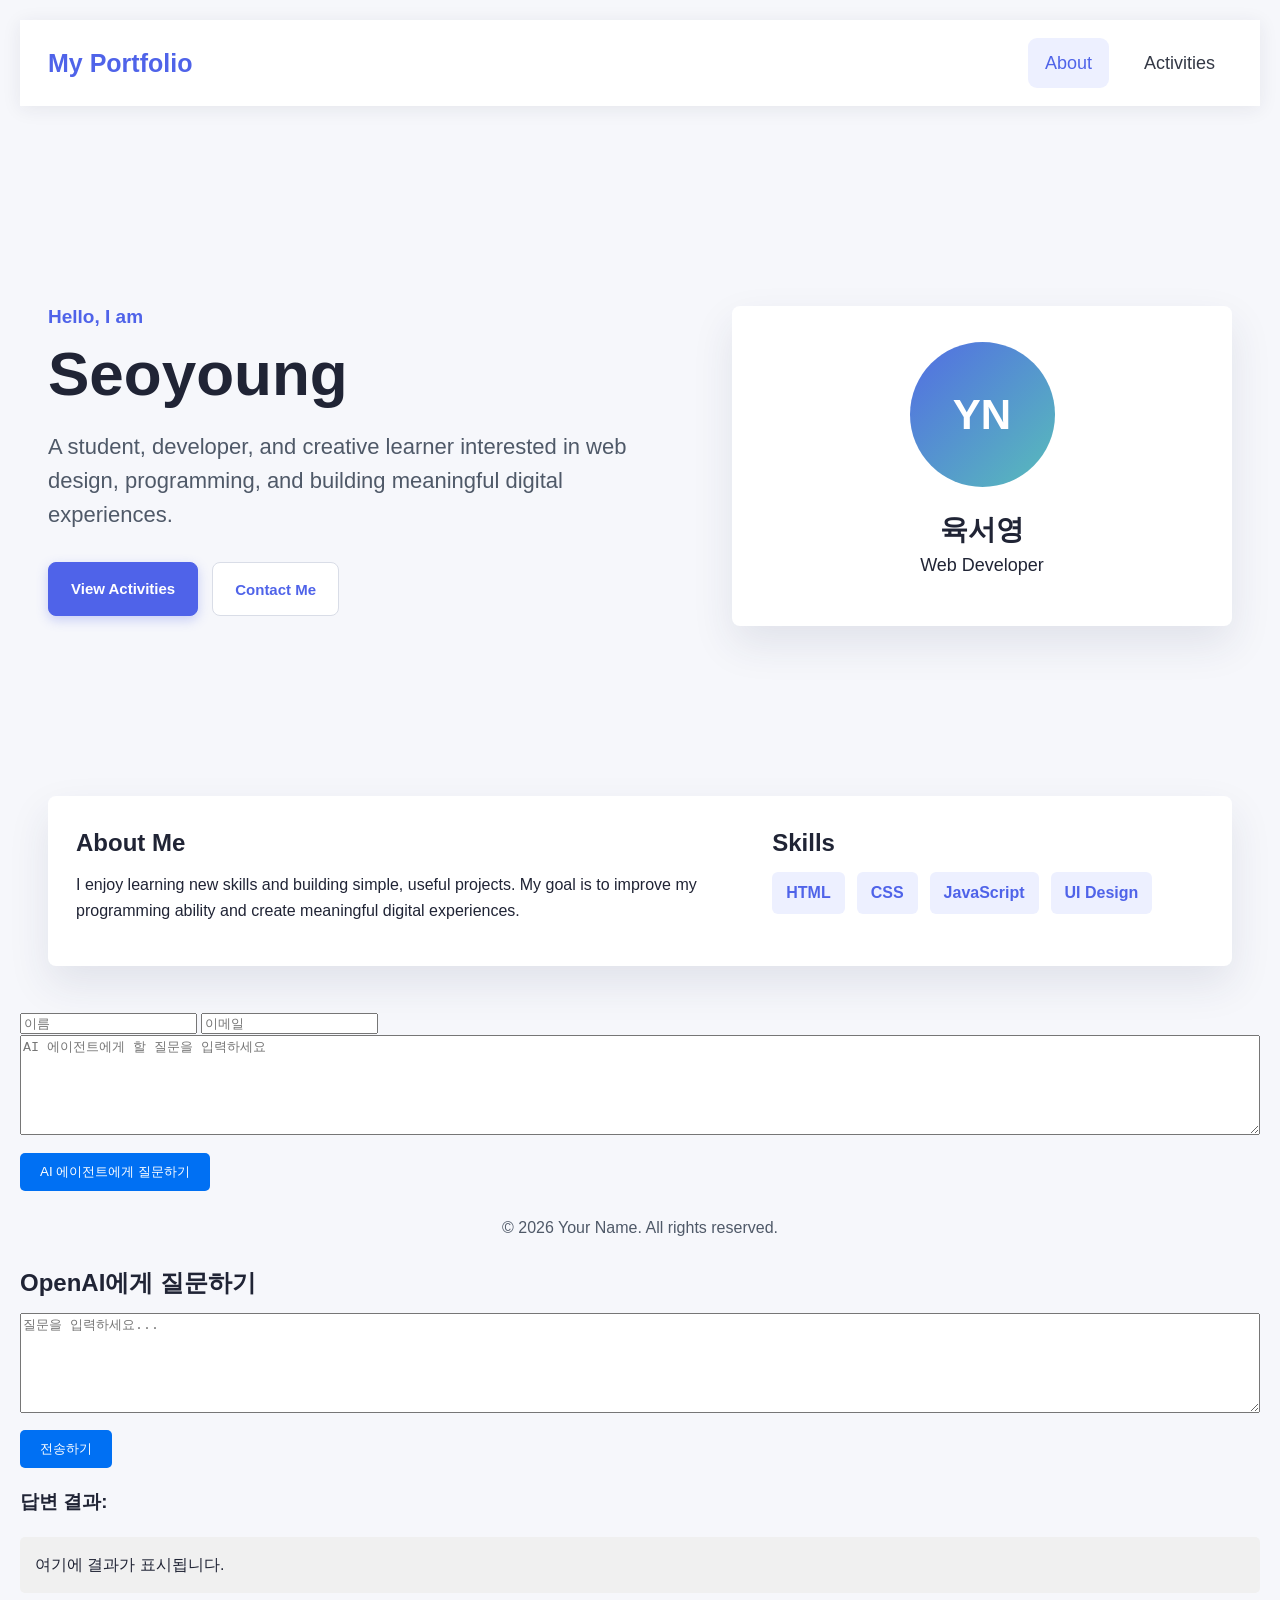
<file: index.html>
<!DOCTYPE html>
<html lang="en">
<head>
  <meta charset="UTF-8" />
  <meta name="viewport" content="width=device-width, initial-scale=1.0" />
  <title>My Portfolio</title>
  <link rel="stylesheet" href="style.css" />
</head>
<body>
  <header class="navbar">
    <a class="logo" href="index.html">My Portfolio</a>
    <nav aria-label="Main navigation">
      <a href="index.html" class="active">About</a>
      <a href="activities.html">Activities</a>
    </nav>
  </header>

  <main>
    <section class="hero">
      <div class="hero-content">
        <p class="eyebrow">Hello, I am</p>
        <h1>Seoyoung</h1>
        <p>
          A student, developer, and creative learner interested in web design,
          programming, and building meaningful digital experiences.
        </p>

        <div class="actions">
          <a class="btn primary" href="activities.html">View Activities</a>
          <button class="btn secondary" type="button" onclick="showMessage()">Contact Me</button>
        </div>
        <p id="message" class="message" aria-live="polite"></p>
      </div>

      <aside class="profile-card" aria-label="Profile summary">
        <div class="profile-badge" aria-hidden="true">YN</div>
        <h2>육서영</h2>
        <p>Web Developer</p>
      </aside>
    </section>

    <section class="summary-panel">
      <article>
        <h2>About Me</h2>
        <p>
          I enjoy learning new skills and building simple, useful projects.
          My goal is to improve my programming ability and create meaningful digital experiences.
        </p>
      </article>

      <article>
        <h2>Skills</h2>
        <div class="skills">
          <span>HTML</span>
          <span>CSS</span>
          <span>JavaScript</span>
          <span>UI Design</span>
        </div>
      </article>
    </section>
  </main>

  <form id="contactForm">
  <input type="text" id="visitorName" placeholder="이름" required>
  <input type="email" id="visitorEmail" placeholder="이메일" required>
  <textarea id="visitorMessage" placeholder="AI 에이전트에게 할 질문을 입력하세요" required></textarea>
  
  <button type="submit">AI 에이전트에게 질문하기</button>
</form>

<div id="responseMessage" style="display:none; margin-top: 15px; font-weight: bold;"></div>
  
  <footer>
    <p>&copy; 2026 Your Name. All rights reserved.</p>
  </footer>

  <script src="script.js"></script>
</body>
</html>

<!DOCTYPE html>
<html lang="ko">
<head>
    <meta charset="UTF-8">
    <title>AI 질문 보내기</title>
    <style>
        /* 간단한 스타일링 */
        body { font-family: sans-serif; padding: 20px; }
        textarea { width: 100%; height: 100px; margin-bottom: 10px; }
        button { padding: 10px 20px; background-color: #0070f3; color: white; border: none; border-radius: 5px; cursor: pointer; }
        #result { margin-top: 20px; padding: 15px; background: #f0f0f0; border-radius: 5px; white-space: pre-wrap; }
    </style>
</head>
<body>

    <h2>OpenAI에게 질문하기</h2>
    <textarea id="userInput" placeholder="질문을 입력하세요..."></textarea> <br>
    <button id="sendBtn">전송하기</button>

    <h3>답변 결과:</h3>
    <div id="result">여기에 결과가 표시됩니다.</div>

    <script>
        document.getElementById('sendBtn').addEventListener('click', async () => {
            const userInput = document.getElementById('userInput').value;
            const resultDiv = document.getElementById('result');

            if (!userInput) {
                alert('내용을 입력해주세요!');
                return;
            }

            resultDiv.innerText = "생성 중입니다... 잠시만 기다려주세요.";

            // ⚠️ [중요] 여기에 1단계에서 복사한 Make Webhook URL을 넣으세요!
            const makeWebhookUrl = 'https://hook.us2.make.com/9kbdqt6fsxnjqcrzja3j2tyl7p5qndfw'; 

            try {
                // Fetch API를 이용해 Make로 데이터를 POST 전송합니다.
                const response = await fetch(makeWebhookUrl, {
                    method: 'POST',
                    headers: {
                        'Content-Type': 'application/json',
                    },
                    body: JSON.stringify({ 
                        prompt: userInput // Make가 인식할 데이터 key 이름입니다.
                    }), 
                });

                if (response.ok) {
                    // 4단계(Webhook Response)까지 설정했다면 받아온 텍스트를 화면에 보여줍니다.
                    const data = await response.text();
                    resultDiv.innerText = data;
                } else {
                    resultDiv.innerText = "전송 실패 (에러 코드: " + response.status + ")";
                }
            } catch (error) {
                console.error('에러 발생:', error);
                resultDiv.innerText = "서버 연결에 실패했습니다.";
            }
        });
    </script>
</body>
</html>
</file>
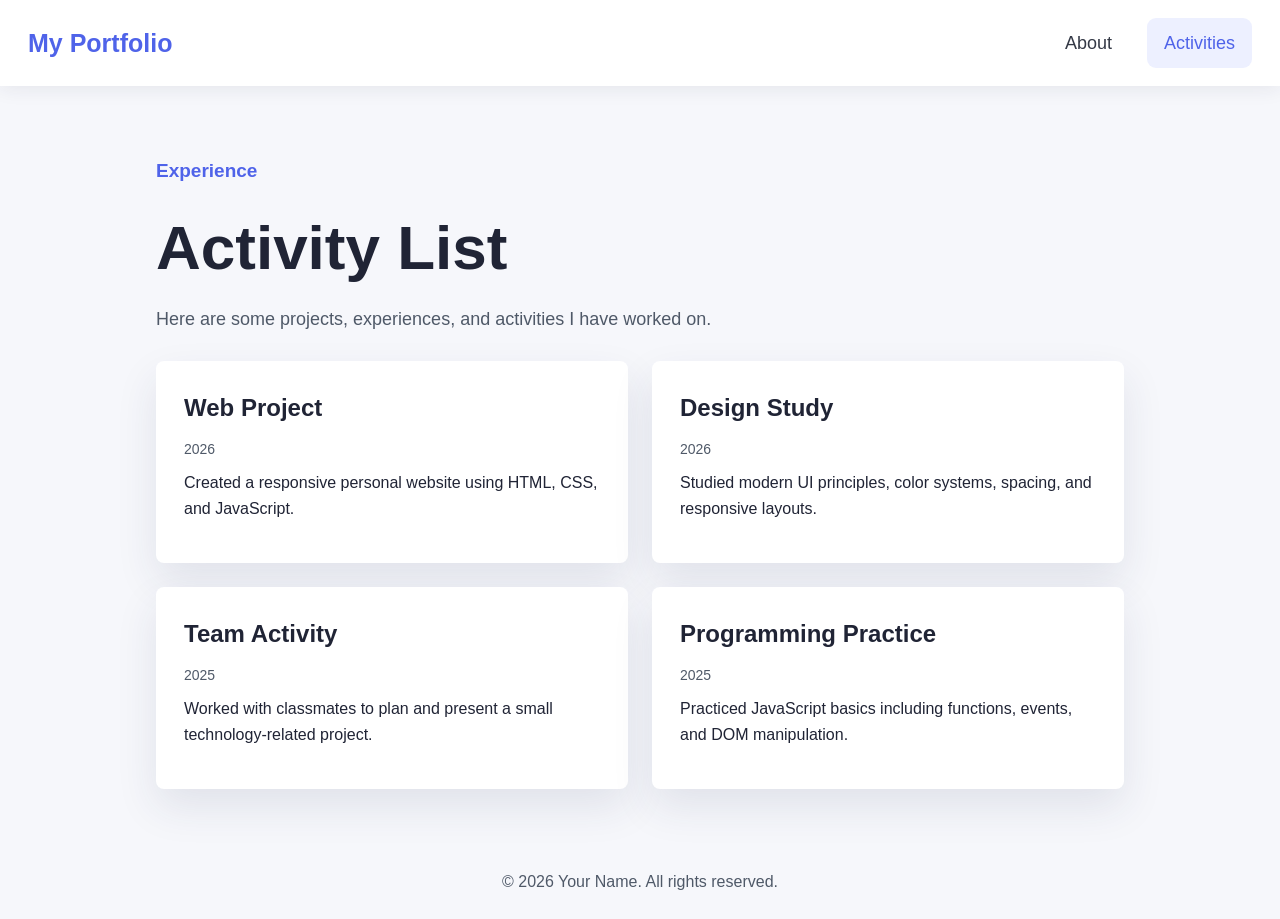
<file: activities.html>
<!DOCTYPE html>
<html lang="en">
<head>
  <meta charset="UTF-8" />
  <meta name="viewport" content="width=device-width, initial-scale=1.0" />
  <title>Activities - My Portfolio</title>
  <link rel="stylesheet" href="style.css" />
</head>
<body>
  <header class="navbar">
    <a class="logo" href="index.html">My Portfolio</a>
    <nav aria-label="Main navigation">
      <a href="index.html">About</a>
      <a href="activities.html" class="active">Activities</a>
    </nav>
  </header>

  <main class="container">
    <section class="page-title">
      <p class="eyebrow">Experience</p>
      <h1>Activity List</h1>
      <p>Here are some projects, experiences, and activities I have worked on.</p>
    </section>

    <section class="activity-grid" aria-label="Activity cards">
      <article class="activity-card">
        <h2>Web Project</h2>
        <p class="date">2026</p>
        <p>Created a responsive personal website using HTML, CSS, and JavaScript.</p>
      </article>

      <article class="activity-card">
        <h2>Design Study</h2>
        <p class="date">2026</p>
        <p>Studied modern UI principles, color systems, spacing, and responsive layouts.</p>
      </article>

      <article class="activity-card">
        <h2>Team Activity</h2>
        <p class="date">2025</p>
        <p>Worked with classmates to plan and present a small technology-related project.</p>
      </article>

      <article class="activity-card">
        <h2>Programming Practice</h2>
        <p class="date">2025</p>
        <p>Practiced JavaScript basics including functions, events, and DOM manipulation.</p>
      </article>
    </section>
  </main>

  <footer>
    <p>&copy; 2026 Your Name. All rights reserved.</p>
  </footer>
</body>
</html>
</file>
<file: style.css>
* {
  box-sizing: border-box;
}

:root {
  --primary: #4f63e9;
  --primary-dark: #3e50d4;
  --ink: #202435;
  --muted: #4f5968;
  --line: #e4e7ee;
  --page: #f6f7fb;
  --surface: #ffffff;
  --shadow: 0 18px 42px rgba(41, 50, 92, 0.10);
}

body {
  margin: 0;
  font-family: Inter, Arial, Helvetica, sans-serif;
  background: var(--page);
  color: var(--ink);
  line-height: 1.6;
}

.navbar {
  position: sticky;
  top: 0;
  z-index: 10;
  display: flex;
  align-items: center;
  justify-content: space-between;
  gap: 20px;
  min-height: 86px;
  padding: 0 max(28px, calc((100vw - 1300px) / 2));
  background: var(--surface);
  box-shadow: 0 3px 18px rgba(34, 39, 60, 0.08);
}

.logo {
  color: var(--primary);
  font-size: 25px;
  font-weight: 700;
  text-decoration: none;
}

nav {
  display: flex;
  gap: 18px;
}

nav a {
  border-radius: 9px;
  color: #343946;
  font-size: 18px;
  font-weight: 500;
  padding: 11px 17px;
  text-decoration: none;
}

nav a:hover,
nav a.active {
  background: #edf0ff;
  color: var(--primary);
}

.container {
  width: min(1100px, 88%);
  margin: 42px auto;
}

.summary-panel,
.activity-card {
  background: var(--surface);
  border-radius: 8px;
  box-shadow: var(--shadow);
  margin-bottom: 24px;
  padding: 28px;
}

.hero {
  align-items: center;
  background: var(--page);
  display: grid;
  gap: 80px;
  grid-template-columns: minmax(0, 1fr) 500px;
  min-height: 760px;
  padding: 70px max(28px, calc((100vw - 1300px) / 2)) 110px;
}

.hero-content {
  max-width: 620px;
}

.profile-badge {
  align-items: center;
  aspect-ratio: 1;
  background: linear-gradient(135deg, #526de3 0%, #58bdba 100%);
  border-radius: 50%;
  color: var(--surface);
  display: flex;
  font-size: 42px;
  font-weight: 800;
  justify-content: center;
  letter-spacing: 0;
  margin: 0 auto 26px;
  width: 145px;
}

.eyebrow {
  color: var(--primary);
  font-size: 19px;
  font-weight: 700;
  letter-spacing: 0;
  margin: 0 0 8px;
}

h1 {
  color: var(--ink);
  font-size: clamp(46px, 6vw, 62px);
  font-weight: 800;
  line-height: 1.1;
  margin: 0 0 22px;
}

h2 {
  color: var(--ink);
  font-size: 24px;
  margin: 0 0 10px;
}

p {
  margin: 0 0 14px;
}

.hero-content > p:not(.eyebrow):not(.message) {
  color: var(--muted);
  font-size: 22px;
  line-height: 1.55;
  margin-bottom: 30px;
  max-width: 780px;
}

.actions {
  display: flex;
  flex-wrap: wrap;
  gap: 14px;
}

.btn {
  align-items: center;
  border-radius: 8px;
  cursor: pointer;
  display: inline-flex;
  font-size: 15px;
  font-weight: 700;
  justify-content: center;
  min-height: 54px;
  padding: 0 22px;
  text-decoration: none;
}

.btn.primary {
  background: var(--primary);
  border: 1px solid var(--primary);
  box-shadow: 0 4px 12px rgba(79, 99, 233, 0.28);
  color: var(--surface);
}

.btn.secondary {
  background: var(--surface);
  border: 1px solid #d9dde7;
  color: var(--primary);
}

.btn:hover {
  transform: translateY(-1px);
}

.btn.primary:hover {
  background: var(--primary-dark);
}

.btn.secondary:hover {
  border-color: var(--primary);
}

.message {
  color: var(--primary);
  font-weight: 700;
  margin-top: 14px;
}

.profile-card {
  background: var(--surface);
  border-radius: 8px;
  box-shadow: var(--shadow);
  min-height: 320px;
  padding: 36px 48px;
  text-align: center;
}

.profile-card h2 {
  color: var(--ink);
  font-size: 28px;
  line-height: 1.2;
  margin-bottom: 4px;
}

.profile-card p {
  color: var(--ink);
  font-size: 18px;
  margin-bottom: 0;
}

.summary-panel {
  display: grid;
  gap: 32px;
  grid-template-columns: minmax(0, 1fr) minmax(280px, 0.65fr);
  margin: -70px auto 44px;
  width: min(1300px, calc(100% - 56px));
}

.skills {
  display: flex;
  flex-wrap: wrap;
  gap: 12px;
}

.skills span {
  background: #edf0ff;
  border-radius: 6px;
  color: var(--primary);
  font-weight: 700;
  padding: 8px 14px;
}

.page-title {
  margin: 70px auto 28px;
  width: min(1100px, 88%);
}

.page-title .eyebrow {
  margin-bottom: 28px;
}

.page-title p:last-child {
  color: var(--muted);
  font-size: 18px;
}

.activity-grid {
  display: grid;
  gap: 24px;
  grid-template-columns: repeat(2, minmax(0, 1fr));
  margin: 0 auto 56px;
  width: min(1100px, 88%);
}

.activity-card {
  margin: 0;
  transition: box-shadow 0.2s ease, transform 0.2s ease;
}

.activity-card:hover {
  box-shadow: 0 8px 24px rgba(32, 33, 36, 0.14);
  transform: translateY(-4px);
}

.date {
  color: var(--muted);
  font-size: 14px;
  margin-bottom: 10px;
}

footer {
  color: var(--muted);
  padding: 24px;
  text-align: center;
}

footer p {
  margin: 0;
}

@media (max-width: 720px) {
  .navbar {
    align-items: flex-start;
    flex-direction: column;
    min-height: auto;
    padding: 18px 6%;
  }

  nav {
    width: 100%;
  }

  nav a {
    flex: 1;
    text-align: center;
  }

  .hero {
    gap: 36px;
    grid-template-columns: 1fr;
    min-height: auto;
    padding: 58px 6% 90px;
    text-align: center;
  }

  .hero-content > p:not(.eyebrow):not(.message) {
    font-size: 18px;
  }

  .actions {
    justify-content: center;
  }

  .profile-card {
    min-height: auto;
    padding: 32px 24px;
  }

  .summary-panel {
    grid-template-columns: 1fr;
    margin: -44px auto 32px;
    width: 90%;
  }

  .activity-grid {
    grid-template-columns: 1fr;
  }
}
</file>
